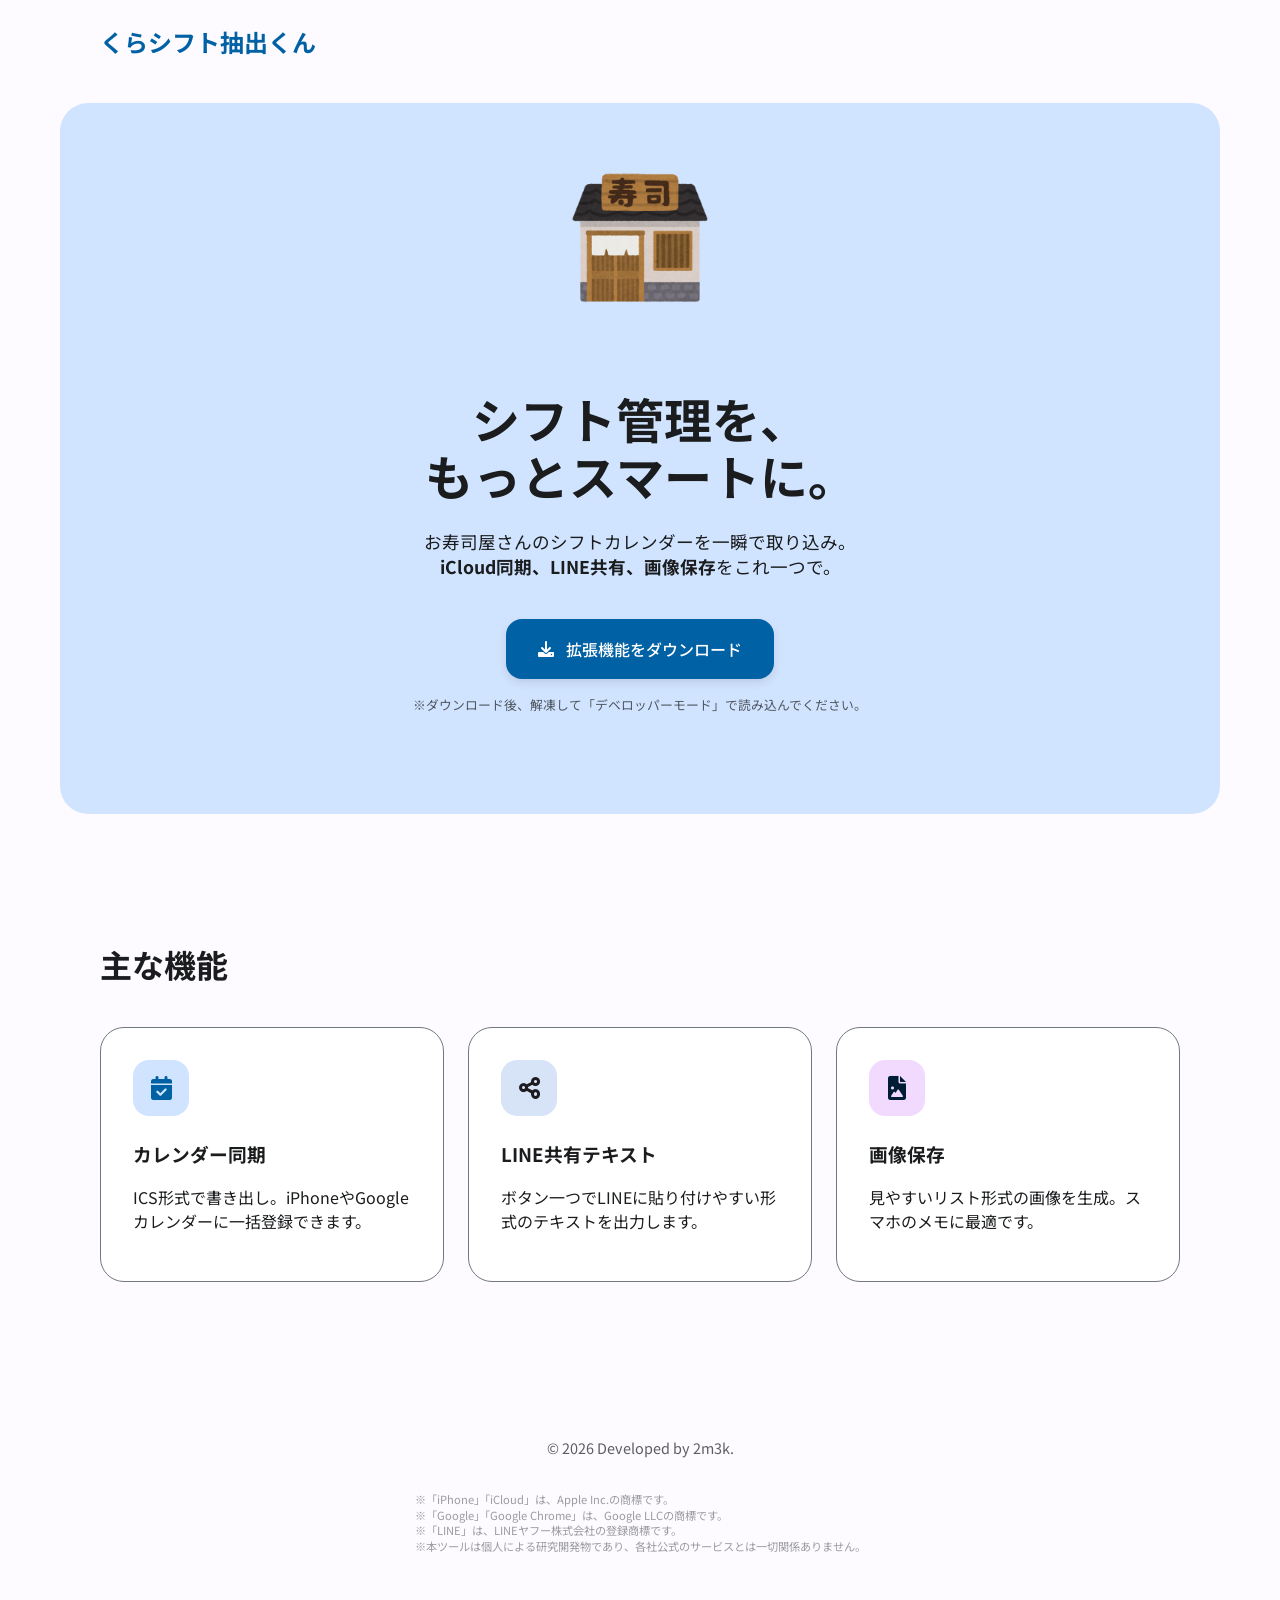
<file: index.html>
<!DOCTYPE html>
<html lang="ja">
<head>
    <meta charset="UTF-8">
    <meta name="viewport" content="width=device-width, initial-scale=1.0">
    <title>Kura Shift Extractor</title>
    <link rel="stylesheet" href="style.css">
    <link rel="stylesheet" href="https://cdnjs.cloudflare.com/ajax/libs/font-awesome/6.0.0/css/all.min.css">
    <!-- Google Fonts: Roboto & Google Sans -->
    <link href="https://fonts.googleapis.com/css2?family=Noto+Sans+JP:wght@400;500;700&display=swap" rel="stylesheet">
</head>
<body>
    <div class="m3-container">
        <header class="m3-app-bar">
            <div class="m3-logo">くらシフト抽出くん</div>
        </header>

        <section class="m3-hero">
            <div class="m3-hero-card">
                <img src="sushi.png" alt="Kura Logo" class="kura-logo">
                <h1>シフト管理を、<br>もっとスマートに。</h1>
                <p>お寿司屋さんのシフトカレンダーを一瞬で取り込み。<br><b>iCloud同期、LINE共有、画像保存</b>をこれ一つで。</p>
                <div class="m3-cta-wrapper">
    <a href="https://github.com/2m3k/kura-shift-extractor/archive/refs/tags/1.1.zip" class="m3-fab" id="download-btn">
        <i class="fa-solid fa-download"></i>
        <span>拡張機能をダウンロード</span>
    </a>
</div>

<!-- ボタンの下に導入ガイドへの案内を追加すると親切です -->
<p style="font-size: 0.8rem; margin-top: 16px; opacity: 0.7;">
    ※ダウンロード後、解凍して「デベロッパーモード」で読み込んでください。
</p>
            </div>
        </section>

        <section class="m3-content">
            <h2 class="m3-section-title">主な機能</h2>
            <div class="m3-grid">
                <div class="m3-card">
                    <div class="m3-icon-box primary">
                        <i class="fa-solid fa-calendar-check"></i>
                    </div>
                    <h3>カレンダー同期</h3>
                    <p>ICS形式で書き出し。iPhoneやGoogleカレンダーに一括登録できます。</p>
                </div>

                <div class="m3-card">
                    <div class="m3-icon-box secondary">
                        <i class="fa-solid fa-share-nodes"></i>
                    </div>
                    <h3>LINE共有テキスト</h3>
                    <p>ボタン一つでLINEに貼り付けやすい形式のテキストを出力します。</p>
                </div>

                <div class="m3-card">
                    <div class="m3-icon-box tertiary">
                        <i class="fa-solid fa-file-image"></i>
                    </div>
                    <h3>画像保存</h3>
                    <p>見やすいリスト形式の画像を生成。スマホのメモに最適です。</p>
                </div>
            </div>
        </section>

<footer class="m3-footer">
    <p>&copy; 2026 Developed by 2m3k.</p>
    <div style="font-size: 0.7rem; margin-top: 20px; opacity: 0.6; line-height: 1.4; text-align: left; display: inline-block;">
        ※「iPhone」「iCloud」は、Apple Inc.の商標です。<br>
        ※「Google」「Google Chrome」は、Google LLCの商標です。<br>
        ※「LINE」は、LINEヤフー株式会社の登録商標です。<br>
        ※本ツールは個人による研究開発物であり、各社公式のサービスとは一切関係ありません。
    </div>
</footer>
    </div>
    <script>
    const btn = document.getElementById('download-btn');
    btn.addEventListener('click', () => {
        const span = btn.querySelector('span');
        const originalText = span.innerText;
        
        // クリックされたら一時的にテキストを変える
        span.innerText = 'ダウンロード中...';
        btn.style.opacity = '0.7';
        
        setTimeout(() => {
            span.innerText = originalText;
            btn.style.opacity = '1';
        }, 3000);
    });
</script>
</body>
</html>
</file>
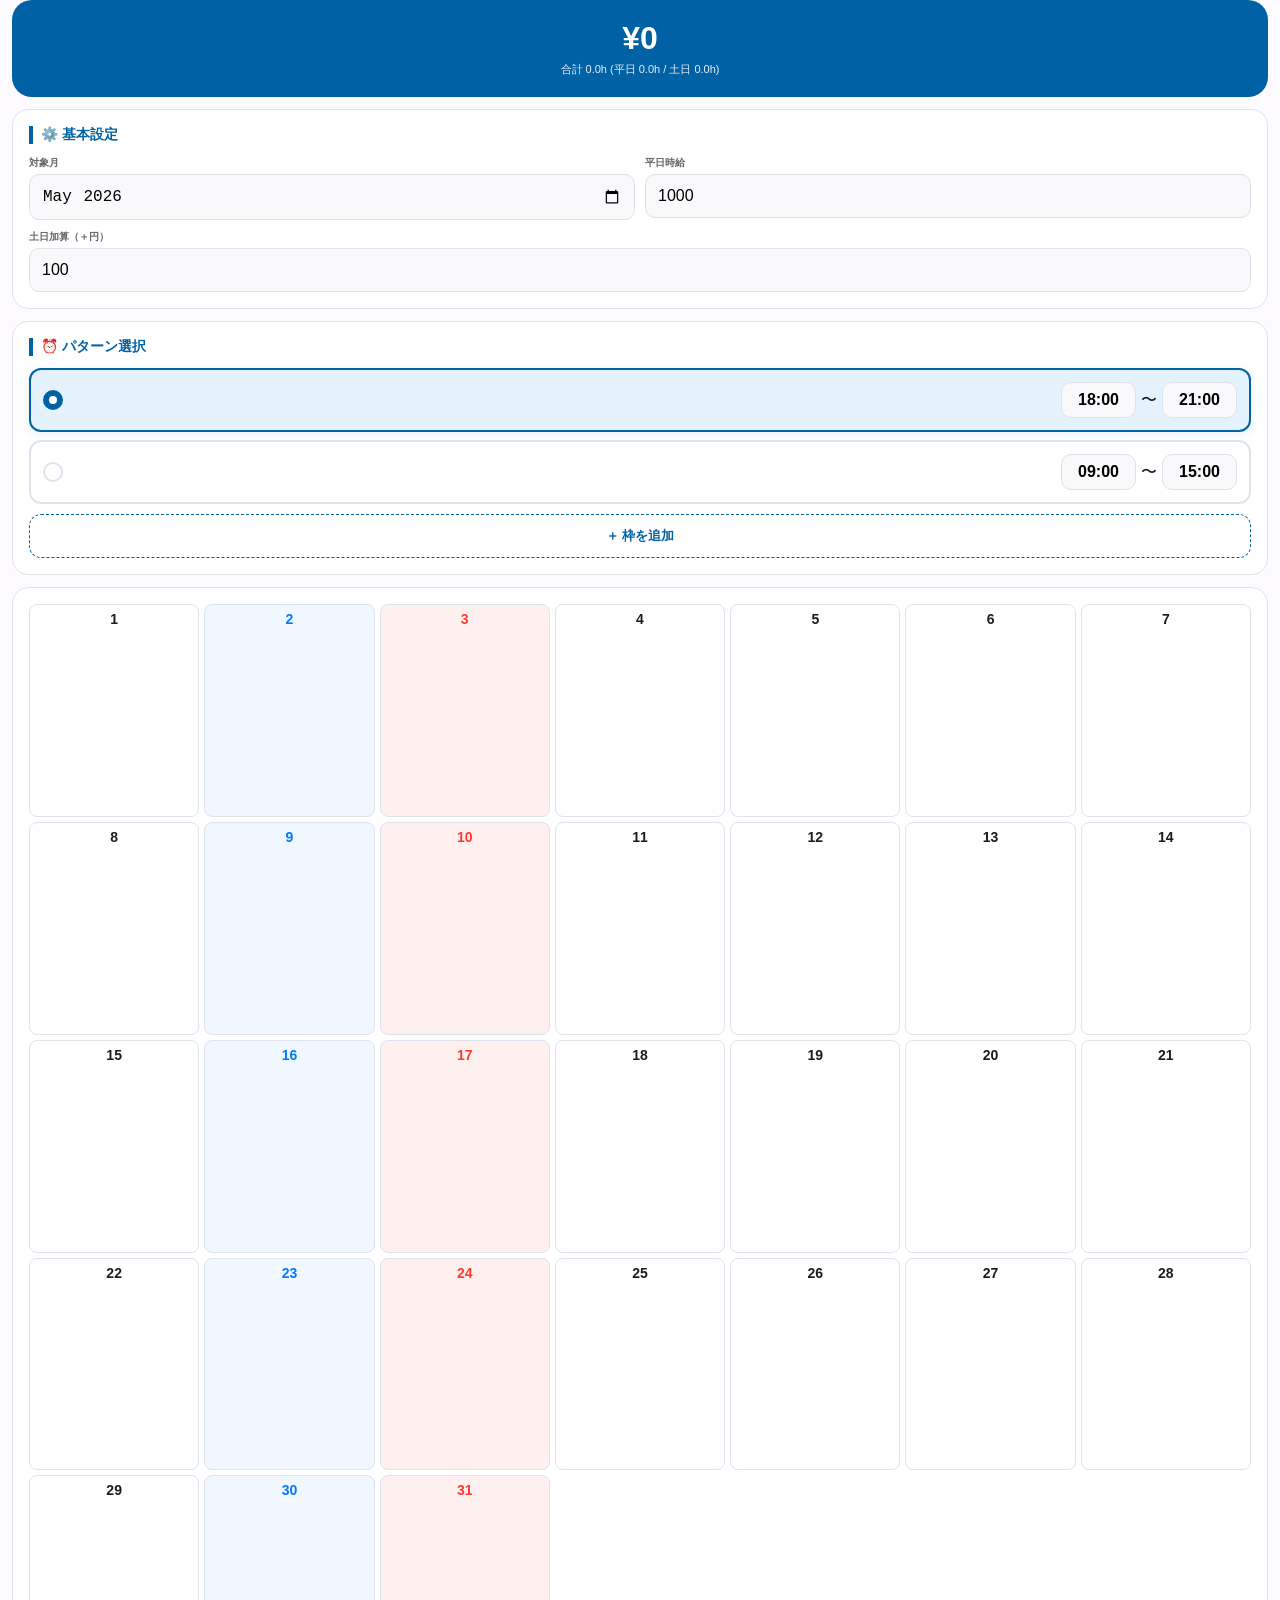
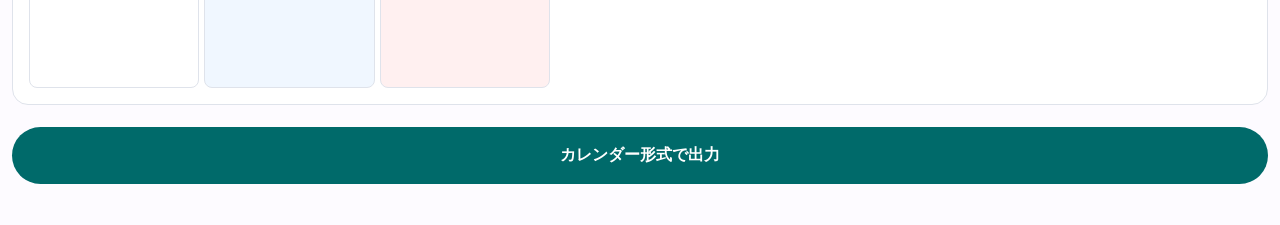
<file: apps/index.html>
<!DOCTYPE html>
<html lang="ja">
<head>
    <meta charset="UTF-8">
    <title>シフト給与計算</title>
    <meta name="viewport" content="width=device-width, initial-scale=1.0, user-scalable=no, viewport-fit=cover">
    
    <meta name="apple-mobile-web-app-capable" content="yes">
    <meta name="apple-mobile-web-app-status-bar-style" content="black-translucent">
    <link rel="apple-touch-icon" href="https://cdn-icons-png.flaticon.com/512/2370/2370264.png">

    <style>
        :root { --p: #0061a4; --s: #dfe3eb; --sec: #006a6a; }
        * { box-sizing: border-box; -webkit-tap-highlight-color: transparent; }
        body { font-family: sans-serif; padding: env(safe-area-inset-top) 12px 40px; background: #fdfbff; color: #1a1c1e; margin: 0; overflow-x: hidden; }
        
        #ios-guide { background: #fff9c4; padding: 15px; border-radius: 16px; font-size: 13px; margin-bottom: 15px; border: 1px solid #fbc02d; line-height: 1.6; display: none; }

        .salary-card { background: var(--p); color: white; padding: 20px; border-radius: 20px; text-align: center; margin-bottom: 12px; }
        .salary-val { font-size: 32px; font-weight: bold; }
        .salary-sub { font-size: 11px; opacity: 0.9; margin-top: 5px; }

        .section { background: white; padding: 16px; border-radius: 16px; border: 1px solid var(--s); margin-bottom: 12px; }
        h3 { margin: 0 0 12px 0; font-size: 14px; color: var(--p); border-left: 4px solid var(--p); padding-left: 8px; }

        .config-grid { display: grid; grid-template-columns: 1fr 1fr; gap: 10px; }
        .input-item { display: flex; flex-direction: column; gap: 4px; }
        .input-item label { font-size: 10px; font-weight: bold; color: #666; }
        input { padding: 12px; border-radius: 10px; border: 1px solid var(--s); font-size: 16px; width: 100%; background: #f9f9fb; }

        /* パターン選択部分の修正 */
        .preset-list { display: flex; flex-direction: column; gap: 8px; }
        .time-row { 
            display: flex; align-items: center; justify-content: space-between;
            padding: 12px; border-radius: 12px; border: 2px solid var(--s); 
            background: white; transition: 0.2s;
        }
        .time-row.active { border-color: var(--p); background: #e3f2fd; box-shadow: 0 2px 8px rgba(0,97,164,0.1); }
        
        .t-inputs { display: flex; align-items: center; gap: 5px; }
        .t-input { width: 75px !important; text-align: center; font-weight: bold; padding: 8px !important; }
        .radio-circle { width: 20px; height: 20px; border: 2px solid var(--s); border-radius: 50%; position: relative; }
        .active .radio-circle { border-color: var(--p); background: var(--p); }
        .active .radio-circle::after { content: ""; position: absolute; top: 4px; left: 4px; width: 8px; height: 8px; background: white; border-radius: 50%; }

        .grid { display: grid; grid-template-columns: repeat(7, 1fr); gap: 5px; width: 100%; }
        .day { aspect-ratio: 0.8; display: flex; flex-direction: column; align-items: center; justify-content: flex-start; padding-top: 6px; border: 1px solid var(--s); border-radius: 8px; background: white; }
        .day.sat { color: #007aff; background: #f0f7ff; }
        .day.sun { color: #ff3b30; background: #fff0f0; }
        .day.selected { background: var(--p) !important; color: white !important; }
        
        .day-num { font-weight: bold; font-size: 14px; }
        .day-pay { font-size: 9px; color: #4caf50; font-weight: bold; margin-top: auto; padding-bottom: 4px; }
        .selected .day-pay { color: #e1ff00; }

        .btn-main { background: var(--sec); color: white; border: none; width: 100%; padding: 18px; border-radius: 100px; font-weight: bold; font-size: 16px; margin-top: 10px; }
    </style>
</head>
<body>

<div id="ios-guide">
    <strong>【iPhoneの方へ】</strong><br>
    共有ボタン（□に↑）から<strong>「ホーム画面に追加」</strong>をすると、アプリとして快適に使えます。
</div>

<div class="salary-card">
    <div id="salary-total" class="salary-val">¥0</div>
    <div id="salary-detail" class="salary-sub">合計 0.0h (平日 0h / 土日 0h)</div>
</div>

<div class="section">
    <h3>⚙️ 基本設定</h3>
    <div class="config-grid">
        <div class="input-item"><label>対象月</label><input type="month" id="target-month" value="2026-05" onchange="initCalendar()"></div>
        <div class="input-item"><label>平日時給</label><input type="number" id="base-wage" value="1000" oninput="calcSalary()"></div>
        <div class="input-item" style="grid-column: span 2;"><label>土日加算（＋円）</label><input type="number" id="weekend-up" value="100" oninput="calcSalary()"></div>
    </div>
</div>

<div class="section">
    <h3>⏰ パターン選択</h3>
    <div id="preset-container" class="preset-list"></div>
    <button style="width:100%; border:1px dashed var(--p); background:none; padding:12px; border-radius:12px; color:var(--p); font-weight:bold; margin-top:10px;" onclick="addPreset()">＋ 枠を追加</button>
</div>

<div class="section">
    <div class="grid" id="calendar"></div>
</div>

<button class="btn-main" onclick="downloadICS()">カレンダー形式で出力</button>

<script>
    const isIos = /iPhone|iPad|iPod/.test(navigator.userAgent);
    if (isIos && !window.navigator.standalone) document.getElementById('ios-guide').style.display = 'block';

    let selectedData = {}; let activeId = 0; let pCount = 0;

    function addPreset(s="18:00", e="21:00") {
        const id = pCount++;
        const row = document.createElement('div');
        row.className = 'time-row'; row.id = `p-${id}`;
        // 行全体をタップで選択
        row.onclick = (ev) => { if(ev.target.tagName !== 'INPUT') selectP(id); };
        row.innerHTML = `
            <div class="radio-circle"></div>
            <div class="t-inputs">
                <input type="text" id="s-${id}" class="t-input" value="${s}" oninput="updateCurrentShifts(${id})">
                <span>〜</span>
                <input type="text" id="e-${id}" class="t-input" value="${e}" oninput="updateCurrentShifts(${id})">
            </div>
        `;
        document.getElementById('preset-container').appendChild(row);
        if(id===0) selectP(0);
    }

    function selectP(id) {
        activeId = id;
        document.querySelectorAll('.time-row').forEach(r => r.classList.remove('active'));
        document.getElementById(`p-${id}`).classList.add('active');
    }

    // パターンの時間を書き換えたら、そのパターンを使っている日の計算も即座に更新
    function updateCurrentShifts(id) {
        const newS = document.getElementById(`s-${id}`).value;
        const newE = document.getElementById(`e-${id}`).value;
        Object.keys(selectedData).forEach(key => {
            if (selectedData[key].pid === id) {
                selectedData[key].start = newS;
                selectedData[key].end = newE;
            }
        });
        calcSalary();
    }

    function initCalendar() {
        const cal = document.getElementById('calendar'); cal.innerHTML = ''; selectedData = {};
        const [y, m] = document.getElementById('target-month').value.split('-');
        const last = new Date(y, m, 0).getDate();
        for (let i = 1; i <= last; i++) {
            const date = new Date(y, m-1, i); const day = date.getDay(); const key = y+m+i.toString().padStart(2,'0');
            const div = document.createElement('div');
            div.className = 'day' + (day===0?' sun':day===6?' sat':'');
            div.innerHTML = `<div class="day-num">${i}</div><div class="day-pay" id="y-${key}"></div>`;
            div.onclick = () => {
                if(selectedData[key]) { 
                    delete selectedData[key]; div.classList.remove('selected'); document.getElementById('y-'+key).innerText='';
                } else { 
                    const s = document.getElementById(`s-${activeId}`).value;
                    const e = document.getElementById(`e-${activeId}`).value;
                    selectedData[key] = {start:s, end:e, isWeekend: (day===0 || day===6), pid: activeId};
                    div.classList.add('selected');
                }
                calcSalary();
            };
            cal.appendChild(div);
        }
        calcSalary();
    }

    function calcSalary() {
        const base = parseInt(document.getElementById('base-wage').value)||0;
        const up = parseInt(document.getElementById('weekend-up').value)||0;
        let total = 0, hWk = 0, hWe = 0;

        Object.keys(selectedData).forEach(key => {
            const d = selectedData[key];
            const [sH, sM] = d.start.split(':').map(Number);
            const [eH, eM] = d.end.split(':').map(Number);
            if(isNaN(sH) || isNaN(eH)) return;
            
            let h = (eH + (eM||0)/60) - (sH + (sM||0)/60); if(h<0) h+=24;
            const dayWage = h * (d.isWeekend ? (base + up) : base);
            total += dayWage;
            if(d.isWeekend) hWe += h; else hWk += h;
            
            const payEl = document.getElementById('y-'+key);
            if(payEl) payEl.innerText = '¥' + Math.round(dayWage);
        });

        document.getElementById('salary-total').innerText = `¥${Math.round(total).toLocaleString()}`;
        document.getElementById('salary-detail').innerText = `合計 ${(hWk+hWe).toFixed(1)}h (平日 ${hWk.toFixed(1)}h / 土日 ${hWe.toFixed(1)}h)`;
    }

    function downloadICS() {
        const keys = Object.keys(selectedData).sort();
        if(!keys.length) return;
        let ics = ["BEGIN:VCALENDAR","VERSION:2.0"];
        keys.forEach(k => {
            const s = selectedData[k];
            const start = s.start.replace(':','').padStart(4,'0');
            const end = s.end.replace(':','').padStart(4,'0');
            ics.push("BEGIN:VEVENT",`DTSTART:${k}T${start}00`,`DTEND:${k}T${end}00`,"SUMMARY:バイト","END:VEVENT");
        });
        ics.push("END:VCALENDAR");
        const a = document.createElement("a"); a.href=URL.createObjectURL(new Blob([ics.join("\r\n")],{type:"text/calendar"})); a.download="shift.ics"; a.click();
    }

    addPreset("18:00","21:00"); addPreset("09:00","15:00"); initCalendar();
</script>
</body>
</html>
</file>
<file: style.css>
:root {
    /* Material Design 3 Color Tokens (Deep Sea & Lavender Scheme) */
    --m3-primary: #0061a4;            /* 信頼感のあるメインブルー */
    --m3-on-primary: #ffffff;
    --m3-primary-container: #d1e4ff;  /* 柔らかい水色の背景 */
    
    --m3-secondary: #535f70;
    --m3-secondary-container: #d7e3f7; /* カードのアクセント */
    
    --m3-tertiary: #6b5778;
    --m3-tertiary-container: #f2daff; /* 華やかなラベンダー */
    
    --m3-surface: #fdfbff;            /* 全体の背景（ほぼ白に近い青） */
    --m3-surface-variant: #dfe3eb;    /* ホバー時の色 */
    --m3-on-surface: #1a1c1e;         /* テキスト色 */
    --m3-outline: #73777f;            /* 境界線 */
}

body {
    margin: 0;
    font-family: 'Noto Sans JP', sans-serif;
    background-color: var(--m3-surface);
    color: var(--m3-on-surface);
}

.kura-logo{
    width: 150px;
    height: auto;
}

.m3-container {
    max-width: 1200px;
    margin: 0 auto;
}

/* App Bar */
.m3-app-bar {
    padding: 24px 5%;
    background-color: var(--m3-surface);
}

.m3-logo {
    font-size: 1.5rem;
    font-weight: 700;
    color: var(--m3-primary);
}

/* Hero Section */
.m3-hero {
    padding: 20px;
}

.m3-hero-card {
    background-color: var(--m3-primary-container);
    border-radius: 28px; /* M3の大きな角丸 */
    padding: 60px 40px;
    text-align: center;
}

.kura-logo {
    max-width: 250px;
    margin-bottom: 32px;
}

.m3-hero-card h1 {
    font-size: 3rem;
    line-height: 1.2;
    margin-bottom: 24px;
}

.m3-hero-card p {
    font-size: 1.1rem;
    max-width: 600px;
    margin: 0 auto 40px;
}

/* FAB (Floating Action Button) Style CTA */
.m3-fab {
    display: inline-flex;
    align-items: center;
    gap: 12px;
    background-color: var(--m3-primary);
    color: var(--m3-on-primary);
    padding: 18px 32px;
    border-radius: 16px;
    text-decoration: none;
    font-weight: 500;
    box-shadow: 0 4px 8px rgba(0,0,0,0.1);
    transition: 0.3s cubic-bezier(0.2, 0, 0, 1);
}

.m3-fab:hover {
    box-shadow: 0 8px 16px rgba(0,0,0,0.2);
    transform: scale(1.02);
}

/* Features Section */
.m3-content {
    padding: 80px 5%;
}

.m3-section-title {
    font-size: 2rem;
    margin-bottom: 40px;
}

.m3-grid {
    display: grid;
    grid-template-columns: repeat(auto-fit, minmax(300px, 1fr));
    gap: 24px;
}

.m3-card {
    background-color: #fff;
    border-radius: 24px;
    padding: 32px;
    border: 1px solid var(--m3-outline);
    transition: 0.3s;
}

.m3-card:hover {
    background-color: var(--m3-surface-variant);
}

.m3-icon-box {
    width: 56px;
    height: 56px;
    border-radius: 16px;
    display: flex;
    align-items: center;
    justify-content: center;
    font-size: 1.5rem;
    margin-bottom: 24px;
}

.m3-icon-box.primary { background-color: var(--m3-primary-container); color: var(--m3-primary); }
.m3-icon-box.secondary { background-color: var(--m3-secondary-container); color: #1d1b20; }
.m3-icon-box.tertiary { background-color: var(--m3-tertiary-container); color: #001d35; }

/* Footer */
.m3-footer {
    padding: 60px 5%;
    text-align: center;
    font-size: 0.9rem;
    opacity: 0.7;
}

/* Mobile Adjustments */
@media (max-width: 768px) {
    .m3-hero-card h1 { font-size: 2rem; }
}
</file>
